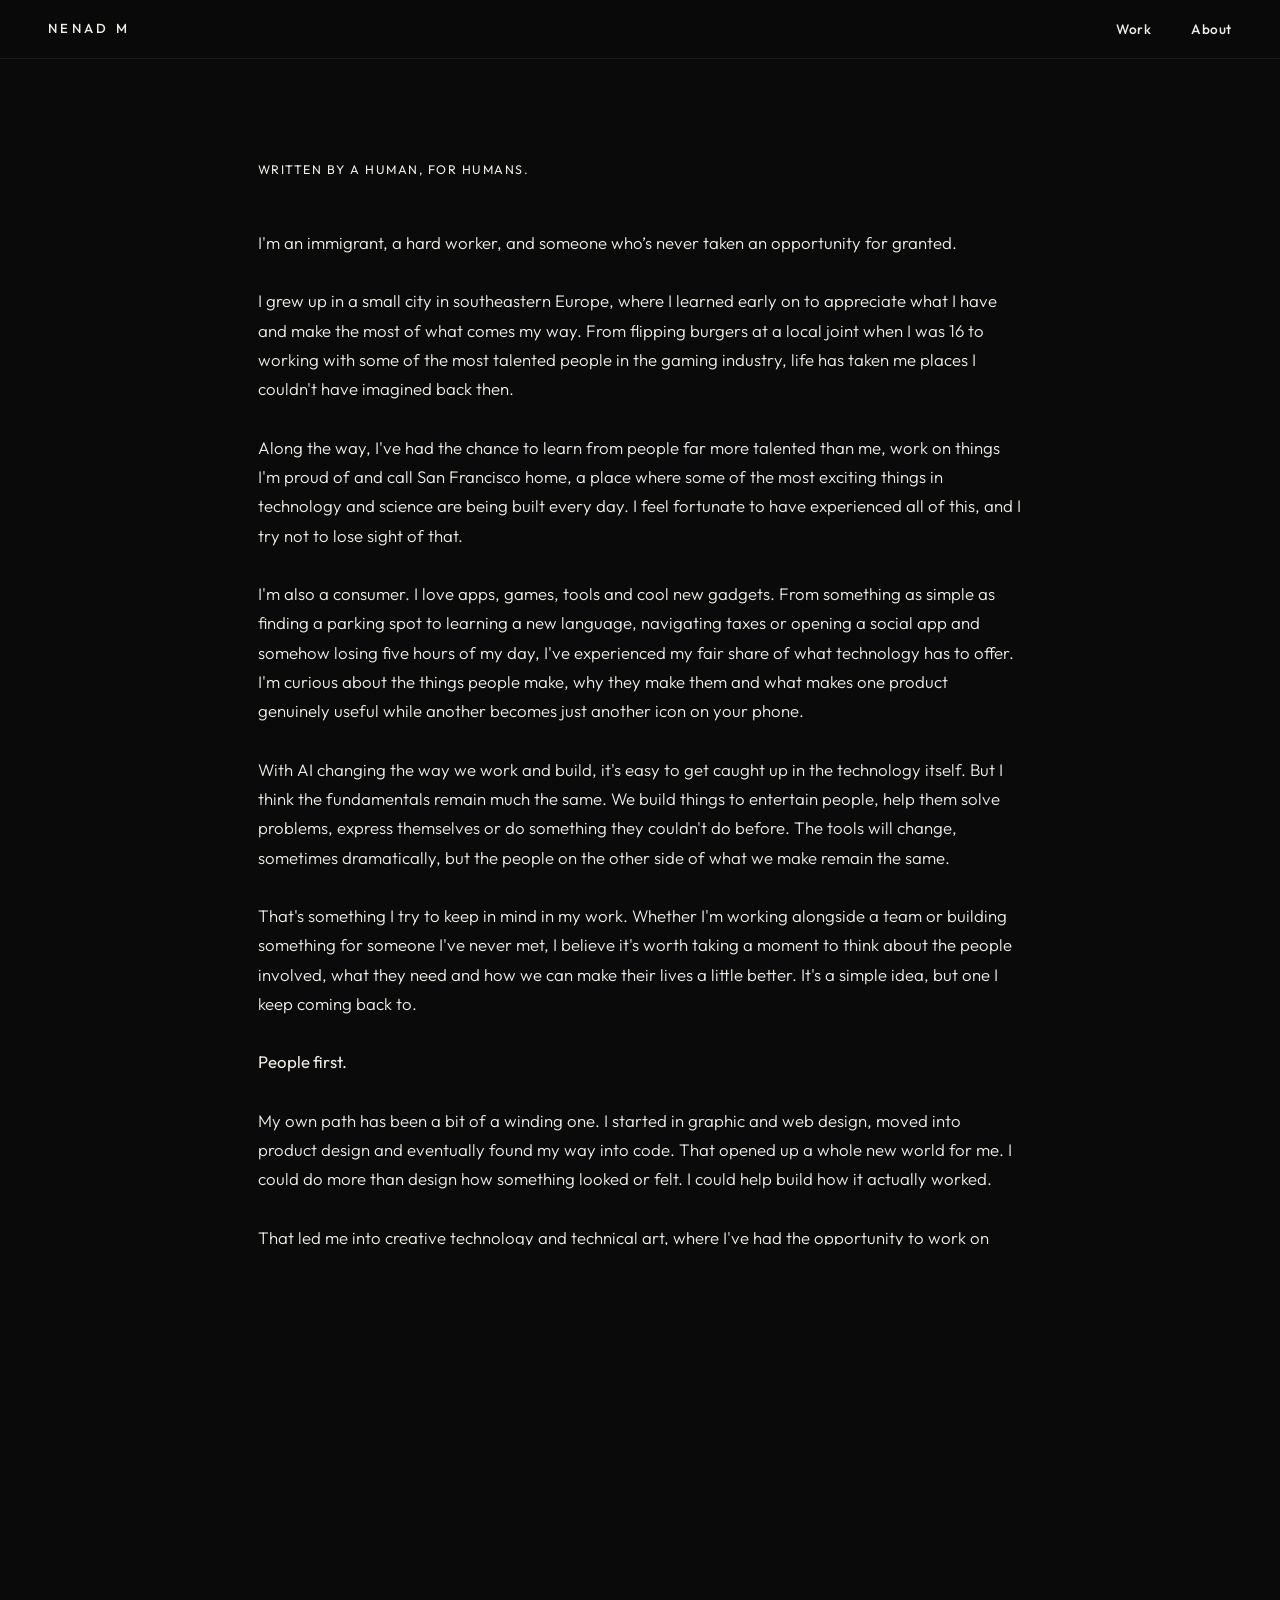
<file: about.html>
<!DOCTYPE html>
<html lang="en">
<head>
  <meta charset="UTF-8">
  <meta name="viewport" content="width=device-width, initial-scale=1.0">
  <title>About · Nenad M</title>
  <link rel="stylesheet" href="style.css">
  <style>
    .about-page {
      min-height: 100vh;
      padding: 10rem 3rem 6rem;
      max-width: 860px;
      margin: 0 auto;
    }

    .about-intro {
      font-family: var(--font-display);
      font-size: clamp(2rem, 4vw, 3.2rem);
      font-weight: 400;
      line-height: 1.3;
      color: var(--text-primary);
      margin-bottom: 3rem;
      opacity: 0;
      transform: translateY(30px);
      animation: fadeUp 0.8s var(--ease-out) 0.2s forwards;
    }

    .about-intro em {
      font-style: italic;
      color: var(--text-primary);
    }

    .about-meta {
      display: flex;
      flex-direction: column;
      gap: 0.3rem;
      margin-bottom: 3rem;
      opacity: 0;
      animation: fadeUp 0.8s var(--ease-out) 0.1s forwards;
    }

    .about-meta-label {
      font-size: 0.78rem;
      letter-spacing: 0.12em;
      text-transform: uppercase;
      color: var(--text-primary);
      font-weight: 400;
    }

    .about-signature {
      margin-top: 3rem;
      font-size: 1rem;
      color: var(--text-primary);
      font-weight: 500;
    }

    .about-body {
      display: flex;
      flex-direction: column;
      gap: 1.8rem;
      opacity: 0;
      transform: translateY(20px);
      animation: fadeUp 0.8s var(--ease-out) 0.4s forwards;
    }

    .about-body p {
      font-size: 1.05rem;
      line-height: 1.75;
      color: var(--text-primary);
      font-weight: 300;
    }

    .about-body p strong {
      color: var(--text-primary);
      font-weight: 400;
    }

    .about-divider {
      width: 40px;
      height: 1px;
      background: var(--text-muted);
      margin: 1rem 0;
      opacity: 0;
      animation: fadeUp 0.8s var(--ease-out) 0.6s forwards;
    }

    .about-details {
      display: grid;
      grid-template-columns: repeat(auto-fit, minmax(200px, 1fr));
      gap: 2rem;
      margin-top: 1rem;
      opacity: 0;
      transform: translateY(20px);
      animation: fadeUp 0.8s var(--ease-out) 0.7s forwards;
    }

    .about-detail-group h3 {
      font-family: var(--font-body);
      font-size: 0.72rem;
      font-weight: 500;
      letter-spacing: 0.15em;
      text-transform: uppercase;
      color: var(--text-muted);
      margin-bottom: 0.8rem;
    }

    .about-detail-group ul {
      list-style: none;
      display: flex;
      flex-direction: column;
      gap: 0.4rem;
    }

    .about-detail-group li {
      font-size: 0.95rem;
      color: var(--text-secondary);
      font-weight: 300;
    }

    .about-back {
      display: inline-flex;
      align-items: center;
      gap: 0.5rem;
      margin-top: 4rem;
      font-size: 0.85rem;
      color: var(--text-muted);
      text-decoration: none;
      letter-spacing: 0.04em;
      transition: color 0.3s;
      opacity: 0;
      animation: fadeUp 0.8s var(--ease-out) 0.8s forwards;
    }

    .about-back:hover {
      color: var(--text-primary);
    }

    .about-back svg {
      width: 16px;
      height: 16px;
      stroke: currentColor;
      transition: transform 0.3s var(--ease-spring);
    }

    .about-back:hover svg {
      transform: translateX(-4px);
    }

    @media (max-width: 768px) {
      .about-page {
        padding: 8rem 1.5rem 4rem;
      }
    }
  </style>
</head>
<body>

  <!-- NAV -->
  <nav class="nav scrolled" id="nav">
    <a href="index.html" class="nav-logo" id="nav-logo"></a>
    <ul class="nav-links" id="nav-links"></ul>
  </nav>

  <main class="about-page">

    <div class="about-meta">
      <span class="about-meta-label">Written by a human, for humans.</span>
    </div>

    <div class="about-body">
      <p>
        I'm an immigrant, a hard worker, and someone who’s never taken an opportunity for granted.
      </p>
      <p>
        I grew up in a small city in southeastern Europe, where I learned early on to appreciate what I have and make the most of what comes my way. From flipping burgers at a local joint when I was 16 to working with some of the most talented people in the gaming industry, life has taken me places I couldn't have imagined back then.
      </p>
      <p>
        Along the way, I've had the chance to learn from people far more talented than me, work on things I'm proud of and call San Francisco home, a place where some of the most exciting things in technology and science are being built every day. I feel fortunate to have experienced all of this, and I try not to lose sight of that.
      </p>
      <p>
        I'm also a consumer. I love apps, games, tools and cool new gadgets. From something as simple as finding a parking spot to learning a new language, navigating taxes or opening a social app and somehow losing five hours of my day, I've experienced my fair share of what technology has to offer. I'm curious about the things people make, why they make them and what makes one product genuinely useful while another becomes just another icon on your phone.
      </p>
      <p>
        With AI changing the way we work and build, it's easy to get caught up in the technology itself. But I think the fundamentals remain much the same. We build things to entertain people, help them solve problems, express themselves or do something they couldn't do before. The tools will change, sometimes dramatically, but the people on the other side of what we make remain the same.
      </p>
      <p>
        That's something I try to keep in mind in my work. Whether I'm working alongside a team or building something for someone I've never met, I believe it's worth taking a moment to think about the people involved, what they need and how we can make their lives a little better. It's a simple idea, but one I keep coming back to.
      </p>
      <p>
        <strong>People first.</strong>
      </p>
      <p>
        My own path has been a bit of a winding one. I started in graphic and web design, moved into product design and eventually found my way into code. That opened up a whole new world for me. I could do more than design how something looked or felt. I could help build how it actually worked.
      </p>
      <p>
        That led me into creative technology and technical art, where I've had the opportunity to work on games, develop tools, build systems and bring ideas from concept to reality. These days, I'm working with AI pipelines, which feels like a natural continuation of a journey that's always taken me somewhere between design and engineering.
      </p>
      <p>
        In a world that's constantly changing, one thing I know for sure is that I'll never stop learning. I want to stay curious, keep exploring and remain excited about the things I haven't done yet. If there's one thing my path has taught me, it's that you don't always need to know exactly where you're going. Sometimes, you just need to be willing to learn, put in the work and see where it takes you.
      </p>
      <p>
        If you've made it this far, thank you for taking the time to read a little about me. I appreciate it, truly.
      </p>
      <p class="about-signature">Nenad M.</p>
    </div>

    <div class="about-divider"></div>

    <a href="index.html#work" class="about-back">
      <svg viewBox="0 0 24 24" fill="none" stroke-width="2" stroke-linecap="round" stroke-linejoin="round">
        <path d="M19 12H5M5 12L12 19M5 12L12 5"/>
      </svg>
      Back to work
    </a>
  </main>

  <script src="config.js"></script>
  <script src="site.js"></script>
  <!-- Cloudflare Web Analytics --><script type='module' src='https://static.cloudflareinsights.com/beacon.min.js' data-cf-beacon='{"token": "5b90e90292c0428c82ad2f4d18cc64ef"}'></script><!-- End Cloudflare Web Analytics -->
</body>
</html>
</file>
<file: style.css>
@import url('https://fonts.googleapis.com/css2?family=Outfit:wght@300;400;500;600;700&display=swap');

:root {
  --bg: #0a0a0a;
  --bg-elevated: #111111;
  --bg-card: #161616;
  --text-primary: #f0ede6;
  --text-secondary: #9a978f;
  --text-muted: #5c5a54;
  --accent: #a78bfa;
  --border: rgba(255, 255, 255, 0.08);
  --border-hover: rgba(255, 255, 255, 0.15);
  --font-display: 'Outfit', system-ui, sans-serif;
  --font-body: 'Outfit', system-ui, sans-serif;
  --ease-out: cubic-bezier(0.25, 0, 0, 1);
  --ease-spring: cubic-bezier(0.34, 1.56, 0.64, 1);
  --gutter: 3rem;
}

*, *::before, *::after {
  margin: 0;
  padding: 0;
  box-sizing: border-box;
}

html {
  -webkit-font-smoothing: antialiased;
  -moz-osx-font-smoothing: grayscale;
}

body {
  font-family: var(--font-body);
  background: var(--bg);
  color: var(--text-primary);
  line-height: 1.6;
  overflow-x: hidden;
}

::selection {
  background: var(--accent);
  color: var(--bg);
}

a:focus-visible {
  outline: 1px solid var(--accent);
  outline-offset: 4px;
}

/* ─── NAV ─── */

.nav {
  position: fixed;
  top: 0;
  left: 0;
  right: 0;
  z-index: 100;
  padding: 1.5rem var(--gutter);
  display: flex;
  justify-content: space-between;
  align-items: center;
  transition: background 0.4s var(--ease-out), padding 0.4s var(--ease-out);
}

.nav.scrolled {
  background: rgba(10, 10, 10, 0.92);
  backdrop-filter: blur(20px);
  -webkit-backdrop-filter: blur(20px);
  padding: 1rem var(--gutter);
  border-bottom: 1px solid var(--border);
}

.nav-logo {
  font-size: 0.82rem;
  font-weight: 500;
  letter-spacing: 0.25em;
  text-transform: uppercase;
  color: var(--text-primary);
  text-decoration: none;
}

.nav-links {
  display: flex;
  gap: 2.5rem;
  list-style: none;
}

.nav-links a {
  font-size: 0.85rem;
  font-weight: 500;
  color: var(--text-primary);
  text-decoration: none;
  letter-spacing: 0.04em;
  position: relative;
}

.nav-links a::after {
  content: '';
  position: absolute;
  bottom: -4px;
  left: 0;
  width: 0;
  height: 1px;
  background: var(--text-primary);
  transition: width 0.4s var(--ease-out);
}

.nav-links a:hover::after {
  width: 100%;
}

/* ─── HERO ─── */

.hero {
  position: relative;
  width: 100%;
  height: 100vh;
  height: 100svh;
  min-height: 600px;
  display: flex;
  align-items: center;
  justify-content: center;
  overflow: hidden;
}

.hero-bg {
  position: absolute;
  inset: 0;
}

.hero-sphere {
  display: block;
  width: 100%;
  height: 100%;
  opacity: 0;
  transform: scale(0.94);
  transition: opacity 1.6s var(--ease-out), transform 2s var(--ease-out);
}

.hero-sphere.ready {
  opacity: 1;
  transform: none;
}

.hero-overlay {
  position: absolute;
  inset: 0;
  background: rgba(10, 10, 10, 0.4);
  pointer-events: none;
}

.hero-content {
  position: relative;
  z-index: 2;
  padding: 0 var(--gutter);
  max-width: 1040px;
  width: 100%;
  text-align: center;
  margin: 0 auto;
  user-select: none;
  pointer-events: none;
}

.hero-headline {
  /* sized so each line stays on one line, from phones up */
  font-size: clamp(1.9rem, 9.5vw, 5.2rem);
  font-weight: 700;
  line-height: 1.1;
  letter-spacing: -0.03em;
  color: var(--text-primary);
  margin-bottom: 1.4rem;
  /* soft dark halo so the text reads over the light sphere */
  text-shadow: 0 0 40px rgba(10, 10, 10, 0.55), 0 2px 18px rgba(10, 10, 10, 0.45);
  opacity: 0;
  transform: translateY(30px);
  animation: fadeUp 1s var(--ease-out) 0.3s forwards;
}

.hero-line {
  display: block;
  white-space: nowrap;
}

.hero-subtext {
  font-size: clamp(1.05rem, 1.5vw, 1.3rem);
  font-weight: 500;
  color: var(--text-primary);
  letter-spacing: 0.02em;
  text-shadow: 0 0 24px rgba(10, 10, 10, 0.7), 0 1px 10px rgba(10, 10, 10, 0.6);
  opacity: 0;
  transform: translateY(20px);
  animation: fadeUp 1s var(--ease-out) 0.6s forwards;
}

.hero-scroll-cue {
  position: absolute;
  bottom: 2rem;
  right: var(--gutter);
  z-index: 2;
  display: flex;
  flex-direction: column;
  align-items: center;
  gap: 0.5rem;
  cursor: pointer;
  opacity: 0;
  animation: fadeUp 1s var(--ease-out) 1s forwards;
}

.hero-scroll-cue span {
  font-size: 0.7rem;
  letter-spacing: 0.15em;
  text-transform: uppercase;
  color: var(--text-muted);
  writing-mode: vertical-rl;
}

.scroll-line {
  width: 1px;
  height: 40px;
  background: var(--text-muted);
  position: relative;
  overflow: hidden;
}

.scroll-line::after {
  content: '';
  position: absolute;
  top: -100%;
  left: 0;
  width: 100%;
  height: 100%;
  background: var(--text-primary);
  animation: scrollPulse 2s var(--ease-out) infinite;
}

/* ─── WORK INDEX ─── */

.work {
  max-width: 1400px;
  margin: 0 auto;
  padding: 8rem var(--gutter) 7rem;
}

.work-head {
  display: flex;
  justify-content: space-between;
  align-items: baseline;
  margin-bottom: 2.5rem;
}

.work-label,
.work-count {
  font-size: 0.75rem;
  font-weight: 500;
  letter-spacing: 0.15em;
  text-transform: uppercase;
  color: var(--text-muted);
}

.work-count {
  font-variant-numeric: tabular-nums;
}

.work-body {
  display: grid;
  grid-template-columns: minmax(0, 1fr) minmax(0, 0.5fr);
  gap: 4rem;
  align-items: start;
}

.work-list {
  list-style: none;
  border-bottom: 1px solid var(--border);
}

.work-row {
  display: grid;
  grid-template-columns: 3rem minmax(0, 1fr) auto auto;
  gap: 2rem;
  align-items: center;
  padding: 2.4rem 0.25rem;
  border-top: 1px solid var(--border);
  color: inherit;
  text-decoration: none;
  opacity: 0;
  transform: translateY(24px);
  transition: opacity 0.4s var(--ease-out), transform 0.8s var(--ease-out);
}

.work.visible .work-row {
  opacity: 1;
  transform: none;
  transition-delay: 0s, var(--d);
}

.work-thumb {
  display: none;
}

.work-num {
  font-size: 0.8rem;
  color: var(--text-muted);
  font-variant-numeric: tabular-nums;
}

.work-title {
  font-size: clamp(1.6rem, 3.2vw, 2.8rem);
  font-weight: 500;
  letter-spacing: -0.02em;
  line-height: 1.1;
  transition: transform 0.6s var(--ease-out);
}

.work-disc {
  font-size: 0.85rem;
  color: var(--text-secondary);
  white-space: nowrap;
}

.work-cta {
  display: inline-flex;
  align-items: center;
  gap: 0.5rem;
  font-size: 0.85rem;
  color: var(--text-secondary);
  white-space: nowrap;
  transition: color 0.3s;
}

.work-cta svg {
  width: 16px;
  height: 16px;
  stroke: currentColor;
  transition: transform 0.4s var(--ease-spring);
}

@media (hover: hover) {
  .work.visible .work-list:hover .work-row { opacity: 0.35; }
  .work.visible .work-list .work-row:hover { opacity: 1; }
  .work-row:hover .work-title { transform: translateX(10px); }
  .work-row:hover .work-cta { color: var(--text-primary); }
  .work-row:hover .work-cta svg { transform: translateX(4px); }
}

.work-preview {
  position: sticky;
  top: 7rem;
  aspect-ratio: 4 / 3;
  border-radius: 4px;
  overflow: hidden;
  background: var(--bg-elevated);
  opacity: 0;
  transform: scale(0.98);
  transition: opacity 0.4s var(--ease-out), transform 0.6s var(--ease-out);
}

.work-preview.showing {
  opacity: 1;
  transform: none;
}

.work-preview img {
  position: absolute;
  inset: 0;
  width: 100%;
  height: 100%;
  object-fit: cover;
  opacity: 0;
  transform: scale(1.04);
  transition: opacity 0.5s var(--ease-out), transform 1.2s var(--ease-out);
}

.work-preview img.active {
  opacity: 1;
  transform: none;
}

/* ─── PROJECT PAGE ─── */

.project {
  max-width: 1100px;
  margin: 0 auto;
  padding: 9rem var(--gutter) 4rem;
  animation: fadeUp 0.8s var(--ease-out) both;
  opacity: 0;
  transform: translateY(20px);
}

.project-back {
  display: inline-flex;
  align-items: center;
  gap: 0.5rem;
  font-size: 0.85rem;
  color: var(--text-muted);
  text-decoration: none;
  letter-spacing: 0.04em;
  transition: color 0.3s;
}

.project-back:hover { color: var(--text-primary); }

.project-back svg,
.project-link svg,
.project-next svg {
  width: 16px;
  height: 16px;
  stroke: currentColor;
  transition: transform 0.4s var(--ease-spring);
}

.project-back:hover svg { transform: translateX(-4px); }

.project-header {
  margin: 3rem 0 4rem;
}

.project-title {
  font-size: clamp(2.6rem, 6vw, 4.8rem);
  font-weight: 600;
  letter-spacing: -0.03em;
  line-height: 1.05;
}

.project-summary {
  margin-top: 1.2rem;
  max-width: 38ch;
  font-size: clamp(1.1rem, 1.6vw, 1.3rem);
  font-weight: 300;
  color: var(--text-secondary);
}

.project-meta {
  display: flex;
  flex-wrap: wrap;
  gap: 1rem 4rem;
  margin-top: 2.5rem;
  padding-top: 1.5rem;
  border-top: 1px solid var(--border);
}

.project-meta dt {
  font-size: 0.72rem;
  font-weight: 500;
  letter-spacing: 0.15em;
  text-transform: uppercase;
  color: var(--text-muted);
  margin-bottom: 0.3rem;
}

.project-meta dd {
  font-size: 0.95rem;
  color: var(--text-primary);
}

.project-link {
  display: inline-flex;
  align-items: center;
  gap: 0.5rem;
  margin-top: 2rem;
  padding: 0.75rem 1.3rem;
  border: 1px solid var(--border-hover);
  border-radius: 999px;
  font-size: 0.9rem;
  color: var(--text-primary);
  text-decoration: none;
  transition: background 0.3s, border-color 0.3s;
}

.project-link:hover {
  background: var(--bg-card);
  border-color: var(--text-muted);
}

.project-link:hover svg { transform: translate(2px, -2px); }

.project-media {
  display: flex;
  flex-direction: column;
  gap: 2rem;
}

.project-embed,
.project-still {
  width: 100%;
  border-radius: 4px;
  overflow: hidden;
  background: var(--bg-elevated);
}

.project-embed iframe {
  display: block;
  width: 100%;
  height: 100%;
  border: 0;
}

.project-still img {
  display: block;
  width: 100%;
  height: auto;
}

.project-next {
  display: flex;
  flex-direction: column;
  gap: 0.5rem;
  margin-top: 7rem;
  padding-top: 2.5rem;
  border-top: 1px solid var(--border);
  color: inherit;
  text-decoration: none;
}

.project-next-label {
  font-size: 0.75rem;
  font-weight: 500;
  letter-spacing: 0.15em;
  text-transform: uppercase;
  color: var(--text-muted);
}

.project-next-title {
  display: inline-flex;
  align-items: center;
  gap: 1rem;
  font-size: clamp(1.8rem, 4vw, 3rem);
  font-weight: 500;
  letter-spacing: -0.02em;
}

.project-next-title svg {
  width: 0.8em;
  height: 0.8em;
}

.project-next:hover .project-next-title svg { transform: translateX(8px); }

/* ─── CASE STUDY ─── */

.cs-figure {
  width: 100%;
  margin: 0;
  border-radius: 6px;
  overflow: hidden;
  background: var(--bg-elevated);
}

.cs-figure img {
  display: block;
  width: 100%;
  height: 100%;
  object-fit: cover;
}

/* app screens: shown whole, centred on the tile, never cropped */
.cs-hero img {
  object-fit: contain;
  padding: 4% 0;
}

.cs-feature .cs-figure img {
  object-fit: contain;
  padding: 4% 0;
}

/* click to enlarge */
.zoomable {
  cursor: zoom-in;
}

.zoomable img {
  transition: transform 0.6s var(--ease-out);
}

.zoomable:hover img {
  transform: scale(1.02);
}

.lightbox {
  position: fixed;
  inset: 0;
  z-index: 200;
  display: flex;
  align-items: center;
  justify-content: center;
  padding: 4vh 4vw;
  background: rgba(5, 5, 5, 0.94);
  opacity: 0;
  visibility: hidden;
  cursor: zoom-out;
  transition: opacity 0.3s var(--ease-out), visibility 0.3s;
}

.lightbox.open {
  opacity: 1;
  visibility: visible;
}

.lightbox-img {
  max-width: 100%;
  max-height: 100%;
  object-fit: contain;
  border-radius: 6px;
  transform: scale(0.97);
  transition: transform 0.4s var(--ease-out);
}

.lightbox.open .lightbox-img {
  transform: none;
}

.lightbox-close {
  position: absolute;
  top: 1.2rem;
  right: 1.5rem;
  width: 44px;
  height: 44px;
  border: 1px solid var(--border-hover);
  border-radius: 50%;
  background: transparent;
  color: var(--text-primary);
  font: inherit;
  font-size: 1.4rem;
  line-height: 1;
  cursor: pointer;
}

html.lightbox-lock {
  overflow: hidden;
}

/* landscape images (e.g. a full-screen web capture) fill the tile edge to edge */
.cs-fill img {
  object-fit: cover !important;
  padding: 0 !important;
}

.cs-features-3 {
  grid-template-columns: repeat(3, minmax(0, 1fr));
}

.cs-features-3 .cs-figure {
  aspect-ratio: 3 / 4 !important;
}

.cs-video iframe {
  display: block;
  width: 100%;
  height: 100%;
  border: 0;
}

/* until the Figma export lands */
.cs-placeholder {
  display: flex;
  align-items: center;
  justify-content: center;
  border: 1px dashed var(--border-hover);
  background: var(--bg-elevated);
}

.cs-placeholder span {
  font-size: 0.75rem;
  letter-spacing: 0.15em;
  text-transform: uppercase;
  color: var(--text-muted);
}

.cs-hero {
  margin-bottom: 2rem;
}

.cs-section {
  display: grid;
  grid-template-columns: minmax(0, 1fr) minmax(0, 2.6fr);
  gap: 1rem 4rem;
  padding: 4.5rem 0;
  border-top: 1px solid var(--border);
}

.cs-label {
  font-size: 0.75rem;
  font-weight: 500;
  letter-spacing: 0.15em;
  text-transform: uppercase;
  color: var(--text-muted);
  padding-top: 0.45rem;
}

.cs-body > p {
  max-width: 58ch;
  font-size: clamp(1.1rem, 1.5vw, 1.3rem);
  font-weight: 300;
  line-height: 1.6;
  color: var(--text-primary);
}

.cs-body > p + p {
  margin-top: 1.1rem;
}

.cs-features {
  display: grid;
  grid-template-columns: repeat(2, minmax(0, 1fr));
  gap: 3.5rem 2rem;
}

.cs-feature .cs-figure {
  aspect-ratio: 1 / 1 !important;
  margin-bottom: 1.4rem;
}

.cs-feature-wide {
  grid-column: 1 / -1;
}

.cs-pair {
  display: grid;
  grid-template-columns: repeat(2, minmax(0, 1fr));
  gap: 2rem;
}

.cs-feature h3 {
  font-size: 1.15rem;
  font-weight: 500;
  margin-bottom: 0.4rem;
}

.cs-feature p {
  font-size: 0.98rem;
  font-weight: 300;
  line-height: 1.6;
  color: var(--text-secondary);
  max-width: 44ch;
}

.cs-gallery {
  display: grid;
  grid-template-columns: repeat(3, minmax(0, 1fr));
  gap: 1rem;
  margin-top: 2.5rem;
}

.cs-audio {
  display: flex;
  align-items: center;
  gap: 1.2rem;
  max-width: 560px;
  margin-top: 2rem;
  padding: 1rem 1.4rem 1rem 1rem;
  border: 1px solid var(--border);
  border-radius: 999px;
  background: var(--bg-elevated);
}

.cs-audio-btn {
  flex: none;
  width: 48px;
  height: 48px;
  border: 0;
  border-radius: 50%;
  background: var(--text-primary);
  color: var(--bg);
  display: grid;
  place-items: center;
  cursor: pointer;
  transition: transform 0.3s var(--ease-spring);
}

.cs-audio-btn:hover { transform: scale(1.06); }
.cs-audio-btn svg { width: 20px; height: 20px; }

.cs-audio-info {
  flex: 1;
  min-width: 0;
}

.cs-audio-title {
  display: block;
  font-size: 0.95rem;
  margin-bottom: 0.55rem;
}

.cs-audio-track {
  height: 3px;
  border-radius: 3px;
  background: var(--border-hover);
  cursor: pointer;
  overflow: hidden;
}

.cs-audio-fill {
  width: 0;
  height: 100%;
  background: var(--text-primary);
}

.cs-audio-time {
  flex: none;
  font-size: 0.8rem;
  color: var(--text-muted);
  font-variant-numeric: tabular-nums;
}

.cs-audio-credit {
  margin-top: 0.8rem;
  font-size: 0.78rem;
  color: var(--text-muted);
  max-width: 560px;
}

/* micro flow: how the clip was made */
.cs-flow {
  list-style: none;
  display: grid;
  grid-template-columns: repeat(var(--n, 4), minmax(0, 1fr));
  gap: 1.6rem;
  margin-top: 2.2rem;
  max-width: 820px;
}

.cs-flow-step {
  position: relative;
  display: flex;
  flex-direction: column;
  gap: 0.15rem;
  padding: 0.9rem 1rem 1rem;
  border: 1px solid var(--border);
  border-radius: 10px;
}

/* arrow to the next step */
.cs-flow-step:not(:last-child)::after {
  content: '→';
  position: absolute;
  right: -1.25rem;
  top: 50%;
  transform: translateY(-50%);
  font-size: 0.85rem;
  color: var(--text-muted);
}

.cs-flow-num {
  font-size: 0.68rem;
  color: var(--text-muted);
  font-variant-numeric: tabular-nums;
  margin-bottom: 0.35rem;
}

.cs-flow-title {
  font-size: 0.95rem;
  font-weight: 500;
}

.cs-flow-tool {
  font-size: 0.8rem;
  color: var(--accent);
}

.cs-flow-detail {
  margin-top: 0.3rem;
  font-size: 0.78rem;
  line-height: 1.45;
  color: var(--text-secondary);
}

.cs-audio-empty .cs-audio-btn {
  background: var(--border-hover);
  color: var(--text-muted);
  cursor: default;
}

.cs-audio-empty .cs-audio-btn:hover { transform: none; }

/* ─── FOOTER ─── */

.footer {
  border-top: 1px solid var(--border);
  padding: 2rem var(--gutter);
}

.footer-inner {
  max-width: 1400px;
  margin: 0 auto;
  display: flex;
  justify-content: space-between;
  align-items: center;
  gap: 1.5rem;
}

.footer-name {
  font-size: 0.8rem;
  color: var(--text-muted);
  letter-spacing: 0.04em;
}

.footer-social {
  display: flex;
  gap: 2rem;
}

.footer-social a {
  font-size: 0.85rem;
  color: var(--text-secondary);
  text-decoration: none;
  transition: color 0.3s;
}

.footer-social a:hover {
  color: var(--text-primary);
}

/* ─── ANIMATIONS ─── */

@keyframes fadeUp {
  to {
    opacity: 1;
    transform: translateY(0);
  }
}

@keyframes scrollPulse {
  0% { top: -100%; }
  100% { top: 100%; }
}

@media (prefers-reduced-motion: reduce) {
  *, *::before, *::after {
    animation-duration: 0.01ms !important;
    animation-delay: 0s !important;
    transition-duration: 0.01ms !important;
  }
}

/* ─── RESPONSIVE ─── */

@media (max-width: 1024px) {
  .work-body {
    grid-template-columns: 1fr;
  }
  .work-preview {
    display: none;
  }
}

@media (max-width: 768px) {
  :root {
    --gutter: 1.5rem;
  }
  .nav {
    padding: 1.2rem var(--gutter);
  }
  .nav.scrolled {
    padding: 0.8rem var(--gutter);
  }
  .work {
    padding: 5rem var(--gutter) 4rem;
  }
  .work-row {
    grid-template-columns: minmax(0, 1fr) auto;
    gap: 0.4rem 1rem;
    padding: 1.8rem 0;
  }
  .work-thumb {
    display: block;
    grid-column: 1 / -1;
    width: 100%;
    aspect-ratio: 16 / 9;
    object-fit: cover;
    border-radius: 4px;
    margin-bottom: 0.8rem;
    background: var(--bg-elevated);
  }
  .work-num {
    display: none;
  }
  .work-cta {
    grid-column: 1 / -1;
  }
  .project {
    padding-top: 7rem;
  }
  .cs-section {
    grid-template-columns: 1fr;
    padding: 3rem 0;
  }
  .cs-features,
  .cs-features-3 {
    grid-template-columns: 1fr;
    gap: 2.5rem;
  }
  .cs-gallery {
    grid-template-columns: 1fr;
  }
  .cs-flow {
    grid-template-columns: repeat(2, minmax(0, 1fr));
    gap: 1rem;
  }
  .cs-flow-step::after {
    display: none;
  }
  .project-next {
    margin-top: 5rem;
  }
}
</file>
